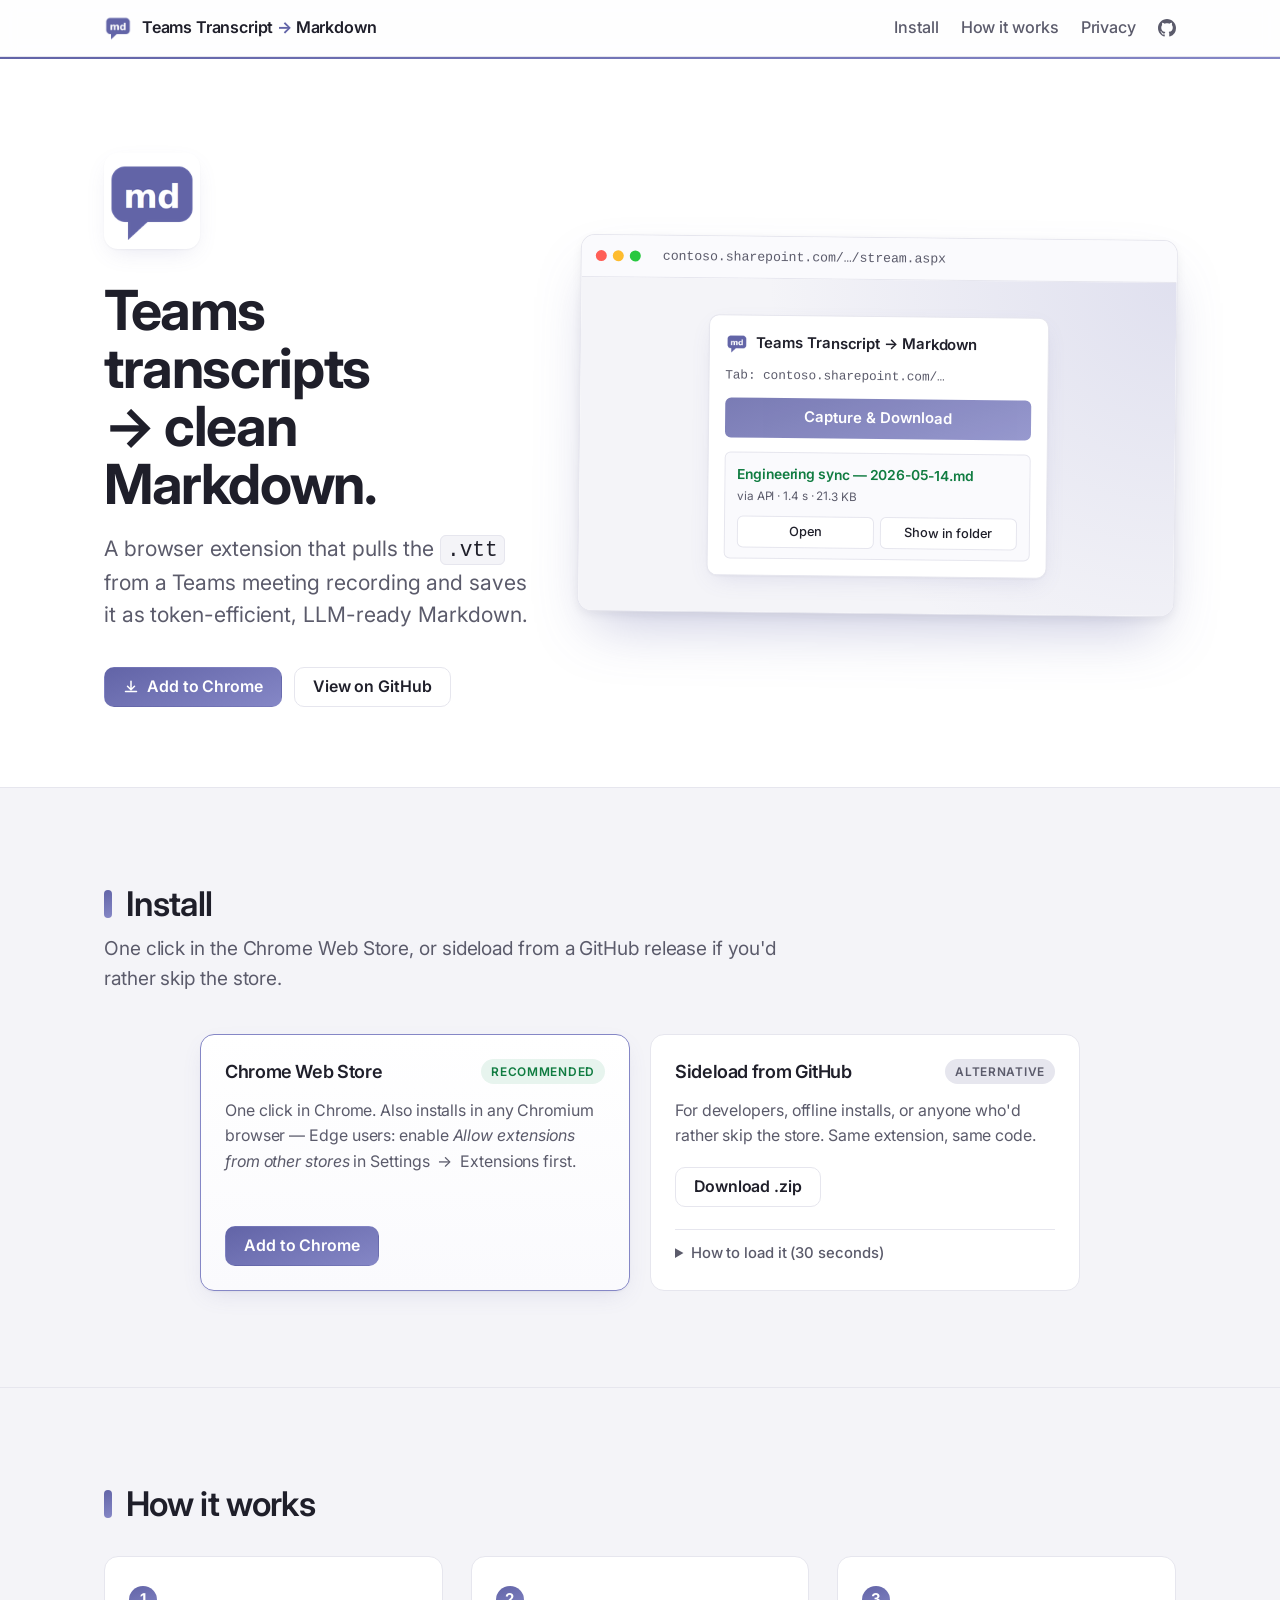
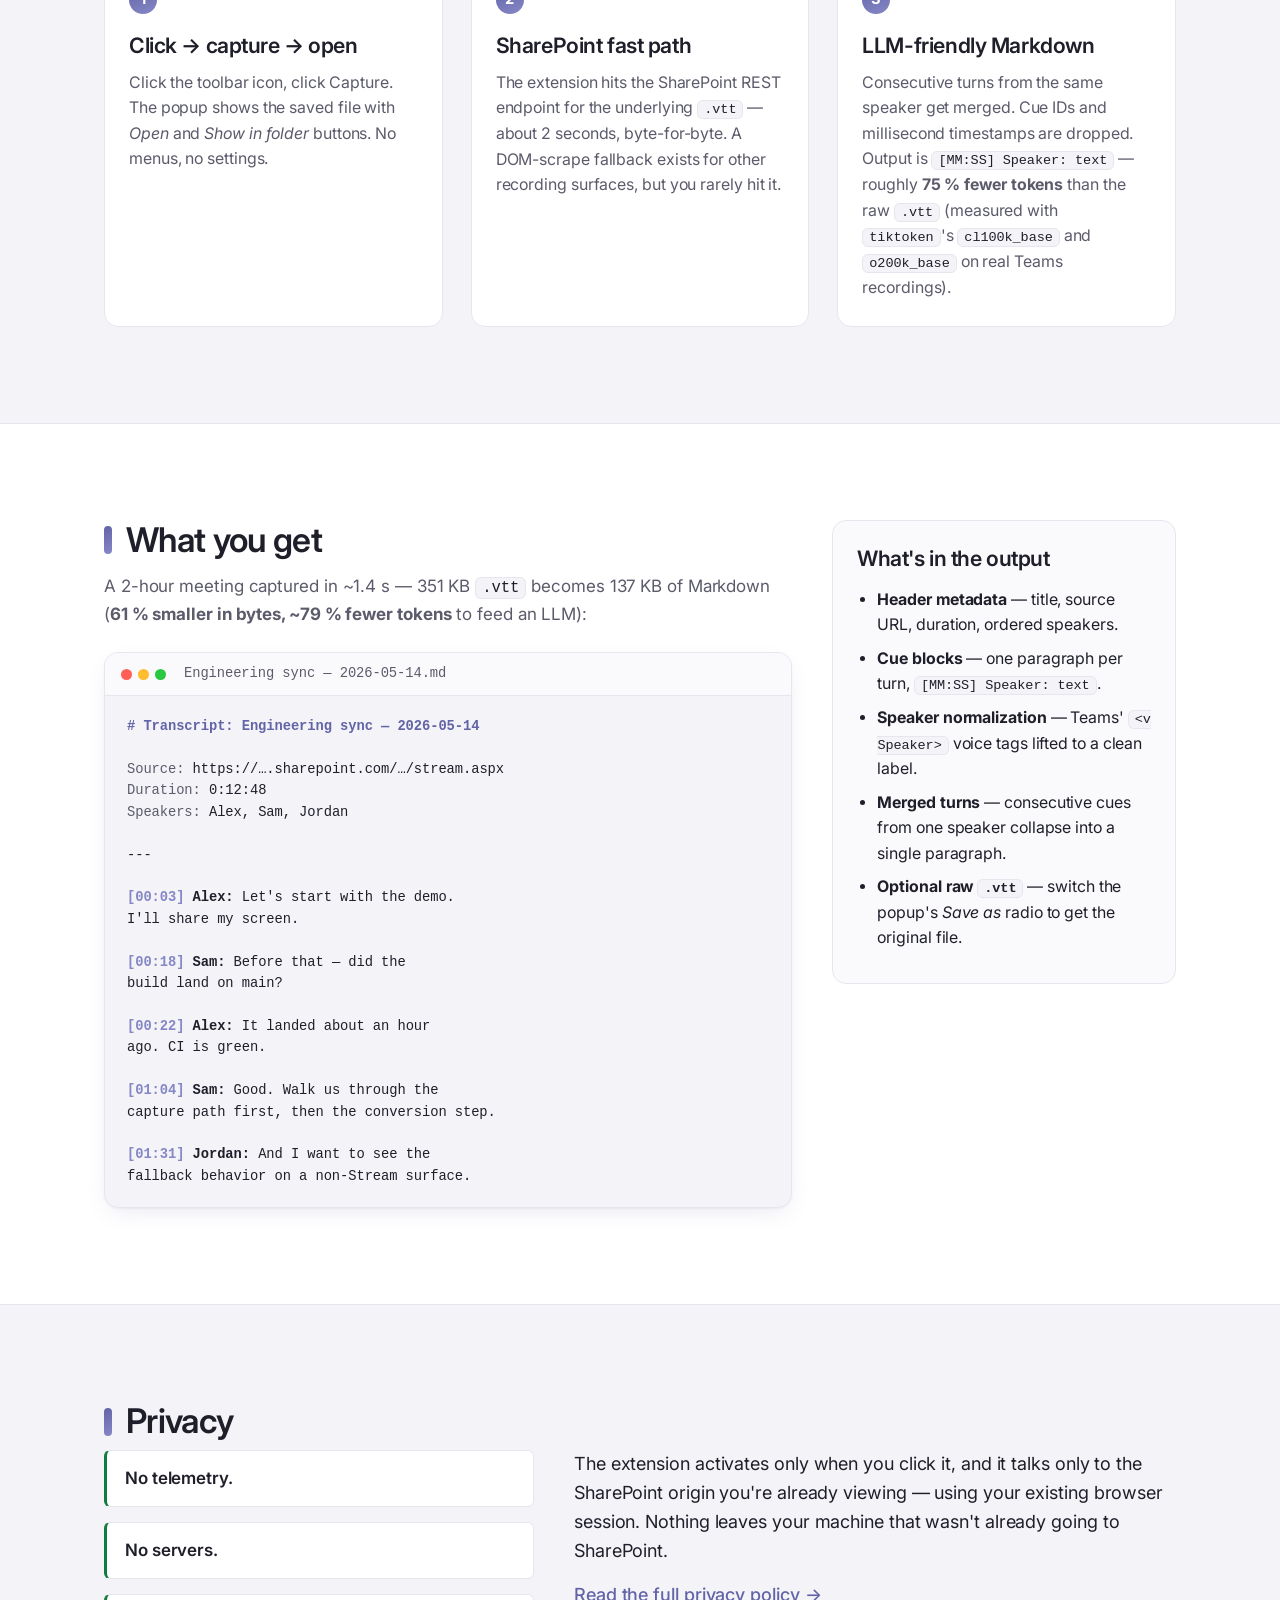
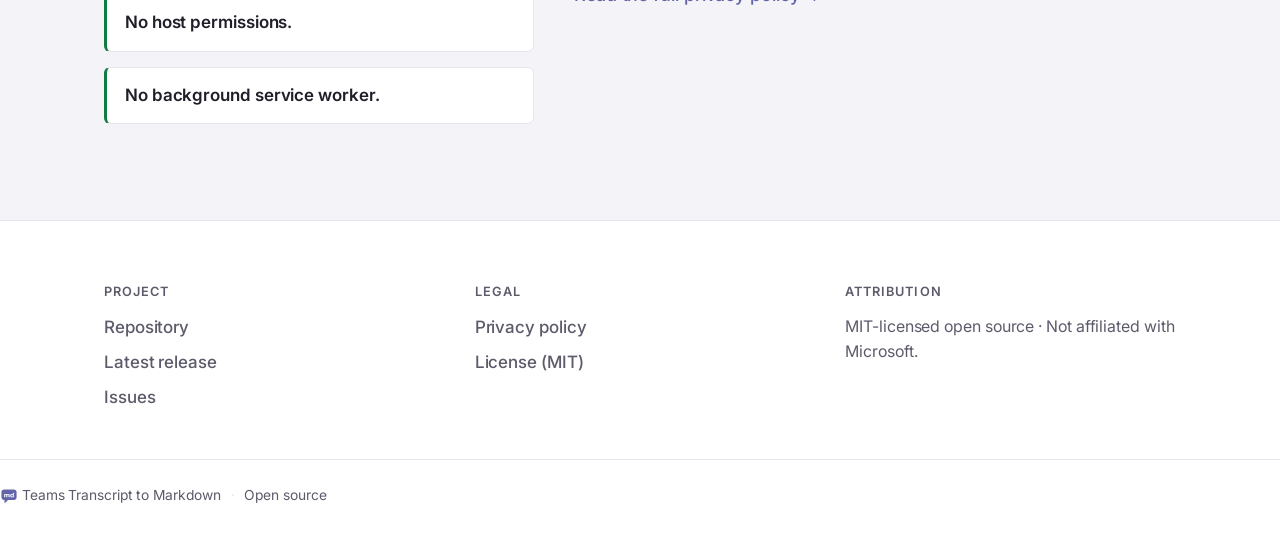
<file: index.html>
<!doctype html>
<html lang="en">
  <head>
    <meta charset="utf-8" />
    <meta name="viewport" content="width=device-width, initial-scale=1" />
    <title>Teams Transcript to Markdown — browser extension</title>
    <meta
      name="description"
      content="A browser extension that pulls the .vtt from a Microsoft Teams meeting recording and saves it as clean, LLM-friendly Markdown. No telemetry."
    />
    <link rel="icon" type="image/png" href="icons/icon-128.png" sizes="128x128" />
    <link rel="apple-touch-icon" href="icons/icon-128.png" />
    <link
      href="https://fonts.googleapis.com/css2?family=Inter:wght@400;500;600;700&display=swap"
      rel="stylesheet"
    />
    <link rel="stylesheet" href="style.css" />
    <meta property="og:title" content="Teams Transcript to Markdown" />
    <meta
      property="og:description"
      content="A browser extension that pulls the .vtt from a Teams meeting recording and saves it as clean Markdown."
    />
    <meta property="og:image" content="store-assets/promo-1280x800.png" />
    <meta property="og:type" content="website" />
  </head>
  <body>
    <header class="topbar">
      <div class="container topbar-inner">
        <a class="brand" href="#top" aria-label="Teams Transcript to Markdown — top of page">
          <img src="icons/icon-128.png" alt="" class="brand-icon" width="28" height="28" />
          <span class="brand-name">Teams Transcript <span class="brand-arrow">→</span> Markdown</span>
        </a>
        <nav class="topnav">
          <a href="#install">Install</a>
          <a href="#how">How it works</a>
          <a href="#privacy">Privacy</a>
          <a
            class="topnav-github"
            href="https://github.com/bkrabach/teams-transcript-md"
            aria-label="View source on GitHub"
          >
            <svg viewBox="0 0 16 16" width="18" height="18" aria-hidden="true">
              <path
                fill="currentColor"
                d="M8 0C3.58 0 0 3.58 0 8c0 3.54 2.29 6.53 5.47 7.59.4.07.55-.17.55-.38 0-.19-.01-.82-.01-1.49-2.01.37-2.53-.49-2.69-.94-.09-.23-.48-.94-.82-1.13-.28-.15-.68-.52-.01-.53.63-.01 1.08.58 1.23.82.72 1.21 1.87.87 2.33.66.07-.52.28-.87.51-1.07-1.78-.2-3.64-.89-3.64-3.95 0-.87.31-1.59.82-2.15-.08-.2-.36-1.02.08-2.12 0 0 .67-.21 2.2.82.64-.18 1.32-.27 2-.27.68 0 1.36.09 2 .27 1.53-1.04 2.2-.82 2.2-.82.44 1.1.16 1.92.08 2.12.51.56.82 1.27.82 2.15 0 3.07-1.87 3.75-3.65 3.95.29.25.54.73.54 1.48 0 1.07-.01 1.93-.01 2.2 0 .21.15.46.55.38A8.01 8.01 0 0016 8c0-4.42-3.58-8-8-8z"
              />
            </svg>
            <span class="visually-hidden">GitHub</span>
          </a>
        </nav>
      </div>
    </header>

    <main id="top">
      <!-- HERO -->
      <section class="hero">
        <div class="container hero-grid">
          <div class="hero-text">
            <img
              src="icons/icon-128.png"
              alt="App icon: a Teams-purple chat bubble with the letters md"
              class="hero-icon"
              width="96"
              height="96"
            />
            <h1>
              Teams transcripts<br />→ clean Markdown.
            </h1>
            <p class="tagline">
              A browser extension that pulls the
              <code>.vtt</code> from a Teams meeting recording and saves it
              as token-efficient, LLM-ready Markdown.
            </p>
            <div class="cta-row">
              <a
                class="btn btn-primary"
                href="https://chromewebstore.google.com/detail/teams-transcript-to-markd/mkkfjnjhhfnhbfcmaljelamolajalaci"
              >
                <svg viewBox="0 0 16 16" width="16" height="16" aria-hidden="true">
                  <path
                    fill="currentColor"
                    d="M8 1.5a.75.75 0 01.75.75v6.69l2.22-2.22a.75.75 0 111.06 1.06l-3.5 3.5a.75.75 0 01-1.06 0l-3.5-3.5a.75.75 0 011.06-1.06l2.22 2.22V2.25A.75.75 0 018 1.5zm-6.25 11a.75.75 0 01.75-.75h11a.75.75 0 010 1.5h-11a.75.75 0 01-.75-.75z"
                  />
                </svg>
                Add to Chrome
              </a>
              <a
                class="btn btn-secondary"
                href="https://github.com/bkrabach/teams-transcript-md"
                >View on GitHub</a
              >
            </div>
          </div>

          <!-- Stylized preview of the popup with a captured result -->
          <div class="hero-preview" aria-hidden="true">
            <div class="device">
              <div class="device-chrome">
                <span class="device-dot device-dot-red"></span>
                <span class="device-dot device-dot-yellow"></span>
                <span class="device-dot device-dot-green"></span>
                <span class="device-url">contoso.sharepoint.com/…/stream.aspx</span>
              </div>
              <div class="device-body">
                <div class="device-popup">
                  <div class="popup-header">
                    <img src="icons/icon-128.png" alt="" width="22" height="22" />
                    <strong>Teams Transcript → Markdown</strong>
                  </div>
                  <p class="popup-target">
                    <span class="muted">Tab:</span>
                    contoso.sharepoint.com/…
                  </p>
                  <button class="popup-btn-primary" type="button" tabindex="-1">
                    Capture &amp; Download
                  </button>
                  <div class="popup-result">
                    <div class="popup-result-info">
                      <span class="popup-result-filename">
                        Engineering sync — 2026-05-14.md
                      </span>
                      <span class="popup-result-meta">
                        via API · 1.4 s · 21.3 KB
                      </span>
                    </div>
                    <div class="popup-result-actions">
                      <button class="popup-btn-secondary" type="button" tabindex="-1">
                        Open
                      </button>
                      <button class="popup-btn-secondary" type="button" tabindex="-1">
                        Show in folder
                      </button>
                    </div>
                  </div>
                </div>
              </div>
            </div>
          </div>
        </div>
      </section>

      <!-- INSTALL -->
      <section id="install" class="section section-install">
        <div class="container">
          <h2><span class="section-marker" aria-hidden="true"></span> Install</h2>
          <p class="lede">
            One click in the Chrome Web Store, or sideload from a GitHub
            release if you'd rather skip the store.
          </p>
          <div class="install-grid install-grid-two">
            <article class="install-card install-card-primary">
              <header>
                <h3>Chrome Web Store</h3>
                <span class="badge badge-good">Recommended</span>
              </header>
              <p>
                One click in Chrome. Also installs in any Chromium browser —
                Edge users: enable <em>Allow extensions from other stores</em>
                in Settings &nbsp;→&nbsp; Extensions first.
              </p>
              <a
                class="btn btn-primary"
                href="https://chromewebstore.google.com/detail/teams-transcript-to-markd/mkkfjnjhhfnhbfcmaljelamolajalaci"
                >Add to Chrome</a
              >
            </article>
            <article class="install-card">
              <header>
                <h3>Sideload from GitHub</h3>
                <span class="badge badge-muted">Alternative</span>
              </header>
              <p>
                For developers, offline installs, or anyone who'd rather skip
                the store. Same extension, same code.
              </p>
              <a
                class="btn btn-secondary"
                href="https://github.com/bkrabach/teams-transcript-md/releases/latest"
                >Download .zip</a
              >
              <details class="install-howto">
                <summary>How to load it (30 seconds)</summary>
                <ol>
                  <li>Unzip somewhere stable — the folder must stay where you put it.</li>
                  <li>Open <code>chrome://extensions/</code> (or <code>edge://extensions/</code>).</li>
                  <li>Toggle <strong>Developer mode</strong> (bottom-left).</li>
                  <li>Click <strong>Load unpacked</strong> and pick the unzipped folder.</li>
                  <li>(Optional) pin it from the puzzle-piece menu in your toolbar.</li>
                </ol>
              </details>
            </article>
          </div>
        </div>
      </section>

      <!-- HOW IT WORKS -->
      <section id="how" class="section section-how">
        <div class="container">
          <h2><span class="section-marker" aria-hidden="true"></span> How it works</h2>
          <div class="feature-grid">
            <article class="feature">
              <div class="feature-step">1</div>
              <h3>Click → capture → open</h3>
              <p>
                Click the toolbar icon, click Capture. The popup shows the saved
                file with <em>Open</em> and <em>Show in folder</em> buttons. No
                menus, no settings.
              </p>
            </article>
            <article class="feature">
              <div class="feature-step">2</div>
              <h3>SharePoint fast path</h3>
              <p>
                The extension hits the SharePoint REST endpoint for the underlying
                <code>.vtt</code> — about 2 seconds, byte-for-byte. A DOM-scrape
                fallback exists for other recording surfaces, but you rarely hit it.
              </p>
            </article>
            <article class="feature">
              <div class="feature-step">3</div>
              <h3>LLM-friendly Markdown</h3>
              <p>
                Consecutive turns from the same speaker get merged. Cue IDs and
                millisecond timestamps are dropped. Output is
                <code>[MM:SS] Speaker: text</code> — roughly
                <strong>75&nbsp;% fewer tokens</strong> than the raw
                <code>.vtt</code> (measured with
                <code>tiktoken</code>'s <code>cl100k_base</code> and
                <code>o200k_base</code> on real Teams recordings).
              </p>
            </article>
          </div>
        </div>
      </section>

      <!-- SAMPLE OUTPUT -->
      <section id="sample" class="section section-sample">
        <div class="container">
          <div class="sample-grid">
            <div class="sample-main">
              <h2><span class="section-marker" aria-hidden="true"></span> What you get</h2>
              <p class="caption">
                A 2-hour meeting captured in ~1.4 s — 351 KB <code>.vtt</code>
                becomes 137 KB of Markdown
                (<strong>61&nbsp;% smaller in bytes, ~79&nbsp;% fewer tokens</strong>
                to feed an LLM):
              </p>
              <figure class="codeblock">
                <header class="codeblock-header">
                  <span class="codeblock-dot codeblock-dot-red"></span>
                  <span class="codeblock-dot codeblock-dot-yellow"></span>
                  <span class="codeblock-dot codeblock-dot-green"></span>
                  <span class="codeblock-title">Engineering sync — 2026-05-14.md</span>
                </header>
                <pre><code><span class="tok-h"># Transcript: Engineering sync — 2026-05-14</span>

<span class="tok-k">Source:</span> https://&hellip;.sharepoint.com/&hellip;/stream.aspx
<span class="tok-k">Duration:</span> 0:12:48
<span class="tok-k">Speakers:</span> Alex, Sam, Jordan

---

<span class="tok-t">[00:03]</span> <span class="tok-s">Alex:</span> Let's start with the demo.
I'll share my screen.

<span class="tok-t">[00:18]</span> <span class="tok-s">Sam:</span> Before that — did the
build land on main?

<span class="tok-t">[00:22]</span> <span class="tok-s">Alex:</span> It landed about an hour
ago. CI is green.

<span class="tok-t">[01:04]</span> <span class="tok-s">Sam:</span> Good. Walk us through the
capture path first, then the conversion step.

<span class="tok-t">[01:31]</span> <span class="tok-s">Jordan:</span> And I want to see the
fallback behavior on a non-Stream surface.</code></pre>
              </figure>
            </div>
            <aside class="sample-explainer">
              <h3>What's in the output</h3>
              <ul>
                <li>
                  <strong>Header metadata</strong> — title, source URL, duration,
                  ordered speakers.
                </li>
                <li>
                  <strong>Cue blocks</strong> — one paragraph per turn,
                  <code>[MM:SS] Speaker: text</code>.
                </li>
                <li>
                  <strong>Speaker normalization</strong> — Teams'
                  <code>&lt;v Speaker&gt;</code> voice tags lifted to a clean
                  label.
                </li>
                <li>
                  <strong>Merged turns</strong> — consecutive cues from one
                  speaker collapse into a single paragraph.
                </li>
                <li>
                  <strong>Optional raw <code>.vtt</code></strong> — switch the
                  popup's <em>Save as</em> radio to get the original file.
                </li>
              </ul>
            </aside>
          </div>
        </div>
      </section>

      <!-- PRIVACY -->
      <section id="privacy" class="section section-privacy">
        <div class="container">
          <h2><span class="section-marker" aria-hidden="true"></span> Privacy</h2>
          <div class="privacy-grid">
            <ul class="privacy-noes" aria-label="What the extension doesn't do">
              <li>No telemetry.</li>
              <li>No servers.</li>
              <li>No host permissions.</li>
              <li>No background service worker.</li>
            </ul>
            <div class="privacy-prose">
              <p>
                The extension activates only when you click it, and it talks only
                to the SharePoint origin you're already viewing — using your
                existing browser session. Nothing leaves your machine that wasn't
                already going to SharePoint.
              </p>
              <p>
                <a class="link-arrow" href="privacy/">Read the full privacy policy →</a>
              </p>
            </div>
          </div>
        </div>
      </section>
    </main>

    <footer class="footer">
      <div class="container footer-grid">
        <div class="footer-col">
          <h4>Project</h4>
          <ul>
            <li><a href="https://github.com/bkrabach/teams-transcript-md">Repository</a></li>
            <li>
              <a href="https://github.com/bkrabach/teams-transcript-md/releases/latest"
                >Latest release</a
              >
            </li>
            <li>
              <a href="https://github.com/bkrabach/teams-transcript-md/issues">Issues</a>
            </li>
          </ul>
        </div>
        <div class="footer-col">
          <h4>Legal</h4>
          <ul>
            <li><a href="privacy/">Privacy policy</a></li>
            <li>
              <a
                href="https://github.com/bkrabach/teams-transcript-md/blob/main/LICENSE"
                >License (MIT)</a
              >
            </li>
          </ul>
        </div>
        <div class="footer-col footer-attribution">
          <h4>Attribution</h4>
          <p>
            MIT-licensed open source ·
            <em>Not affiliated with Microsoft.</em>
          </p>
        </div>
      </div>
      <div class="footer-bottom">
        <span>
          <img src="icons/icon-128.png" alt="" width="18" height="18" />
          Teams Transcript to Markdown
        </span>
        <span class="footer-bottom-spacer">·</span>
        <span>Open source</span>
      </div>
    </footer>
  </body>
</html>
</file>
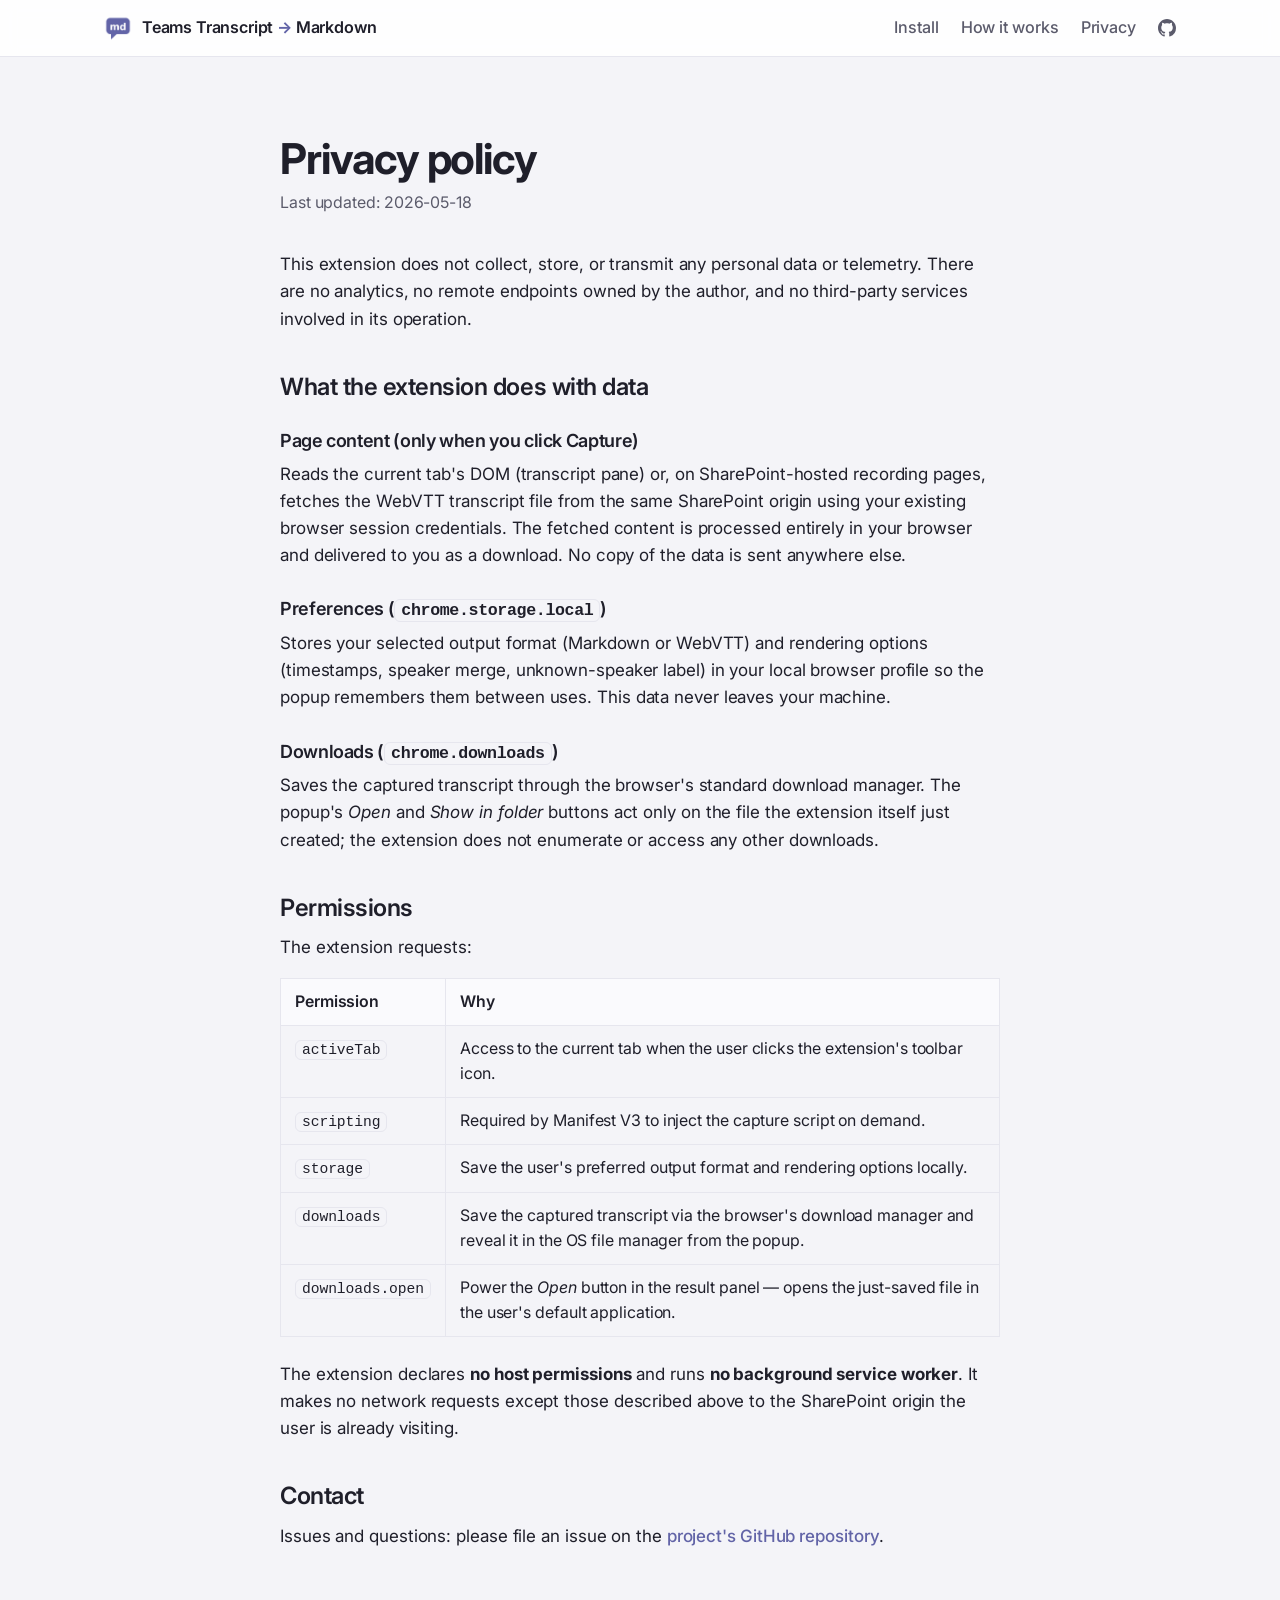
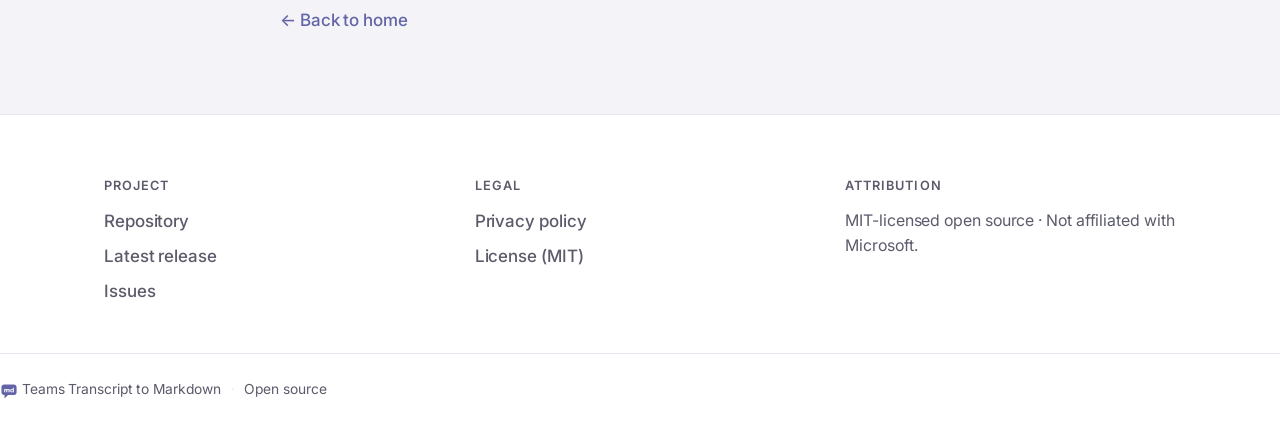
<file: privacy/index.html>
<!doctype html>
<html lang="en">
  <head>
    <meta charset="utf-8" />
    <meta name="viewport" content="width=device-width, initial-scale=1" />
    <title>Privacy policy — Teams Transcript to Markdown</title>
    <meta
      name="description"
      content="Privacy policy for the Teams Transcript to Markdown browser extension. No telemetry, no servers, no third parties."
    />
    <link rel="icon" type="image/png" href="../icons/icon-128.png" sizes="128x128" />
    <link
      href="https://fonts.googleapis.com/css2?family=Inter:wght@400;500;600;700&display=swap"
      rel="stylesheet"
    />
    <link rel="stylesheet" href="../style.css" />
  </head>
  <body>
    <header class="topbar">
      <div class="container topbar-inner">
        <a class="brand" href="../" aria-label="Teams Transcript to Markdown — back to home">
          <img src="../icons/icon-128.png" alt="" class="brand-icon" width="28" height="28" />
          <span class="brand-name">Teams Transcript <span class="brand-arrow">→</span> Markdown</span>
        </a>
        <nav class="topnav">
          <a href="../#install">Install</a>
          <a href="../#how">How it works</a>
          <a href="../#privacy">Privacy</a>
          <a
            class="topnav-github"
            href="https://github.com/bkrabach/teams-transcript-md"
            aria-label="View source on GitHub"
          >
            <svg viewBox="0 0 16 16" width="18" height="18" aria-hidden="true">
              <path
                fill="currentColor"
                d="M8 0C3.58 0 0 3.58 0 8c0 3.54 2.29 6.53 5.47 7.59.4.07.55-.17.55-.38 0-.19-.01-.82-.01-1.49-2.01.37-2.53-.49-2.69-.94-.09-.23-.48-.94-.82-1.13-.28-.15-.68-.52-.01-.53.63-.01 1.08.58 1.23.82.72 1.21 1.87.87 2.33.66.07-.52.28-.87.51-1.07-1.78-.2-3.64-.89-3.64-3.95 0-.87.31-1.59.82-2.15-.08-.2-.36-1.02.08-2.12 0 0 .67-.21 2.2.82.64-.18 1.32-.27 2-.27.68 0 1.36.09 2 .27 1.53-1.04 2.2-.82 2.2-.82.44 1.1.16 1.92.08 2.12.51.56.82 1.27.82 2.15 0 3.07-1.87 3.75-3.65 3.95.29.25.54.73.54 1.48 0 1.07-.01 1.93-.01 2.2 0 .21.15.46.55.38A8.01 8.01 0 0016 8c0-4.42-3.58-8-8-8z"
              />
            </svg>
            <span class="visually-hidden">GitHub</span>
          </a>
        </nav>
      </div>
    </header>

    <main class="container">
      <article class="prose">
        <h1>Privacy policy</h1>
        <p class="meta">Last updated: 2026-05-18</p>

        <p>
          This extension does not collect, store, or transmit any personal
          data or telemetry. There are no analytics, no remote endpoints
          owned by the author, and no third-party services involved in its
          operation.
        </p>

        <h2>What the extension does with data</h2>

        <h3>Page content (only when you click Capture)</h3>
        <p>
          Reads the current tab's DOM (transcript pane) or, on
          SharePoint-hosted recording pages, fetches the WebVTT transcript
          file from the same SharePoint origin using your existing browser
          session credentials. The fetched content is processed entirely
          in your browser and delivered to you as a download. No copy of
          the data is sent anywhere else.
        </p>

        <h3>Preferences (<code>chrome.storage.local</code>)</h3>
        <p>
          Stores your selected output format (Markdown or WebVTT) and
          rendering options (timestamps, speaker merge, unknown-speaker
          label) in your local browser profile so the popup remembers them
          between uses. This data never leaves your machine.
        </p>

        <h3>Downloads (<code>chrome.downloads</code>)</h3>
        <p>
          Saves the captured transcript through the browser's standard
          download manager. The popup's <em>Open</em> and
          <em>Show in folder</em> buttons act only on the file the
          extension itself just created; the extension does not enumerate
          or access any other downloads.
        </p>

        <h2>Permissions</h2>

        <p>The extension requests:</p>

        <table>
          <thead>
            <tr>
              <th>Permission</th>
              <th>Why</th>
            </tr>
          </thead>
          <tbody>
            <tr>
              <td><code>activeTab</code></td>
              <td>
                Access to the current tab when the user clicks the extension's
                toolbar icon.
              </td>
            </tr>
            <tr>
              <td><code>scripting</code></td>
              <td>
                Required by Manifest V3 to inject the capture script on demand.
              </td>
            </tr>
            <tr>
              <td><code>storage</code></td>
              <td>
                Save the user's preferred output format and rendering options
                locally.
              </td>
            </tr>
            <tr>
              <td><code>downloads</code></td>
              <td>
                Save the captured transcript via the browser's download manager
                and reveal it in the OS file manager from the popup.
              </td>
            </tr>
            <tr>
              <td><code>downloads.open</code></td>
              <td>
                Power the <em>Open</em> button in the result panel — opens the
                just-saved file in the user's default application.
              </td>
            </tr>
          </tbody>
        </table>

        <p>
          The extension declares <strong>no host permissions</strong> and
          runs <strong>no background service worker</strong>. It makes no
          network requests except those described above to the SharePoint
          origin the user is already visiting.
        </p>

        <h2>Contact</h2>

        <p>
          Issues and questions: please file an issue on the
          <a href="https://github.com/bkrabach/teams-transcript-md/issues"
            >project's GitHub repository</a
          >.
        </p>

        <a class="back link-arrow" href="../">← Back to home</a>
      </article>
    </main>

    <footer class="footer">
      <div class="container footer-grid">
        <div class="footer-col">
          <h4>Project</h4>
          <ul>
            <li><a href="https://github.com/bkrabach/teams-transcript-md">Repository</a></li>
            <li>
              <a href="https://github.com/bkrabach/teams-transcript-md/releases/latest"
                >Latest release</a
              >
            </li>
            <li>
              <a href="https://github.com/bkrabach/teams-transcript-md/issues">Issues</a>
            </li>
          </ul>
        </div>
        <div class="footer-col">
          <h4>Legal</h4>
          <ul>
            <li><a href="./">Privacy policy</a></li>
            <li>
              <a
                href="https://github.com/bkrabach/teams-transcript-md/blob/main/LICENSE"
                >License (MIT)</a
              >
            </li>
          </ul>
        </div>
        <div class="footer-col footer-attribution">
          <h4>Attribution</h4>
          <p>
            MIT-licensed open source ·
            <em>Not affiliated with Microsoft.</em>
          </p>
        </div>
      </div>
      <div class="footer-bottom">
        <span>
          <img src="../icons/icon-128.png" alt="" width="18" height="18" />
          Teams Transcript to Markdown
        </span>
        <span class="footer-bottom-spacer">·</span>
        <span>Open source</span>
      </div>
    </footer>
  </body>
</html>
</file>
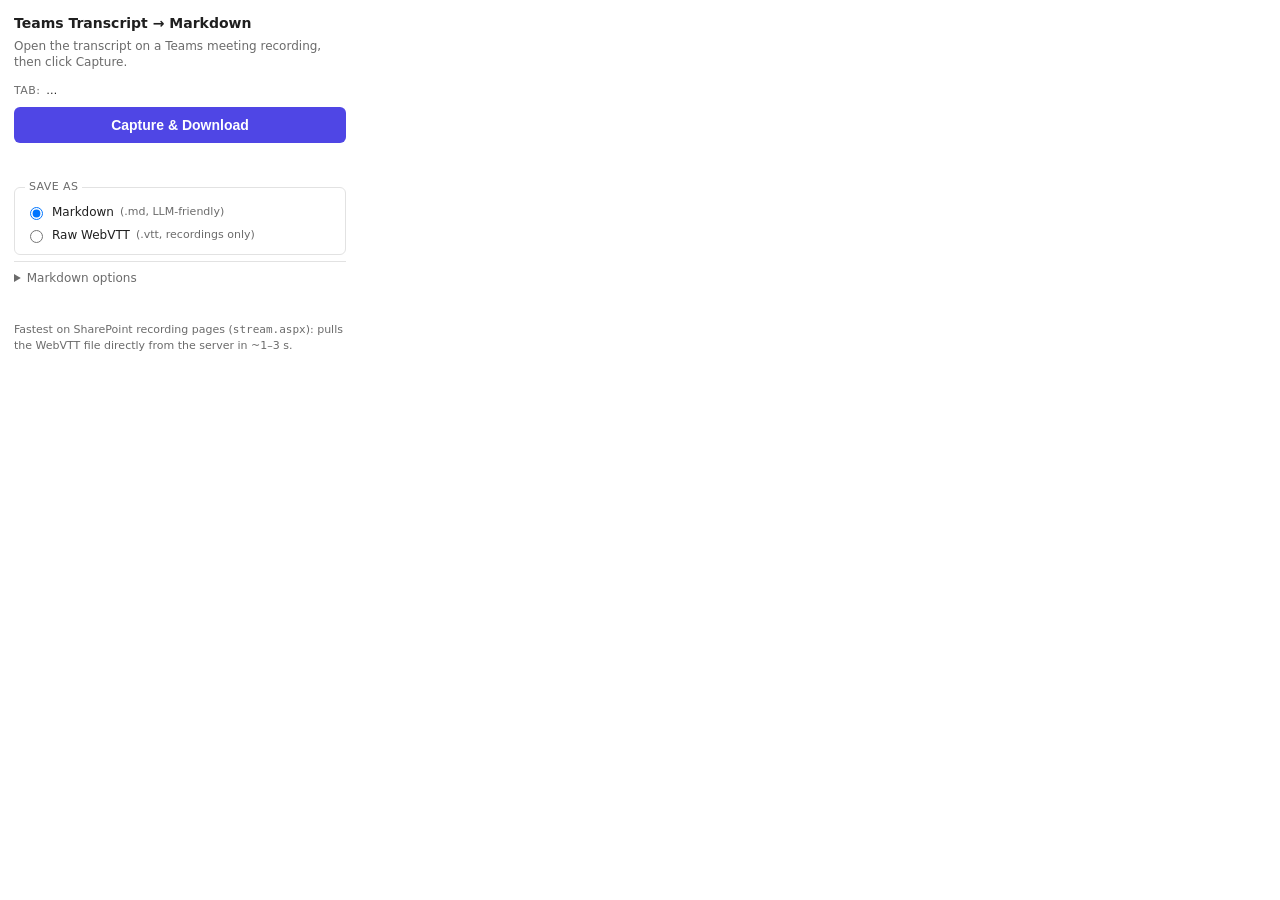
<file: popup.html>
<!doctype html>
<html lang="en">
  <head>
    <meta charset="utf-8" />
    <title>Teams Transcript → Markdown</title>
    <link rel="stylesheet" href="popup.css" />
  </head>
  <body>
    <header>
      <h1>Teams Transcript → Markdown</h1>
      <p class="hint">
        Open the transcript on a Teams meeting recording, then click
        Capture.
      </p>
    </header>

    <main>
      <div class="target" id="target">
        <span class="target-label">Tab:</span>
        <span class="target-url" id="target-url">…</span>
      </div>

      <button id="capture" class="primary">Capture &amp; Download</button>
      <div id="status" role="status" aria-live="polite"></div>

      <section
        id="result"
        class="result hidden"
        role="region"
        aria-label="Last download"
      >
        <div class="result-info">
          <span class="result-filename" id="result-filename"></span>
          <span class="result-meta" id="result-meta"></span>
        </div>
        <div class="result-actions">
          <button id="open-file" class="secondary" type="button">Open</button>
          <button id="show-folder" class="secondary" type="button">
            Show in folder
          </button>
        </div>
      </section>

      <fieldset class="format">
        <legend>Save as</legend>
        <label>
          <input type="radio" name="fmt" value="md" checked />
          Markdown <span class="muted">(.md, LLM-friendly)</span>
        </label>
        <label>
          <input type="radio" name="fmt" value="vtt" />
          Raw WebVTT <span class="muted">(.vtt, recordings only)</span>
        </label>
      </fieldset>

      <details>
        <summary>Markdown options</summary>
        <label>
          <input id="opt-timestamps" type="checkbox" checked />
          Include <code>[MM:SS]</code> timestamps
        </label>
        <label>
          <input id="opt-merge" type="checkbox" checked />
          Merge consecutive same-speaker entries
        </label>
        <label>
          Label for unnamed speakers
          <input id="opt-unknown" type="text" value="Unknown" maxlength="40" />
        </label>
      </details>

      <p id="saved-hint" class="saved-hint fade" aria-live="polite"></p>
    </main>

    <footer>
      <p class="muted">
        Fastest on SharePoint recording pages
        (<code>stream.aspx</code>): pulls the WebVTT file directly
        from the server in ~1–3 s.
      </p>
    </footer>

    <script type="module" src="popup.js"></script>
  </body>
</html>
</file>
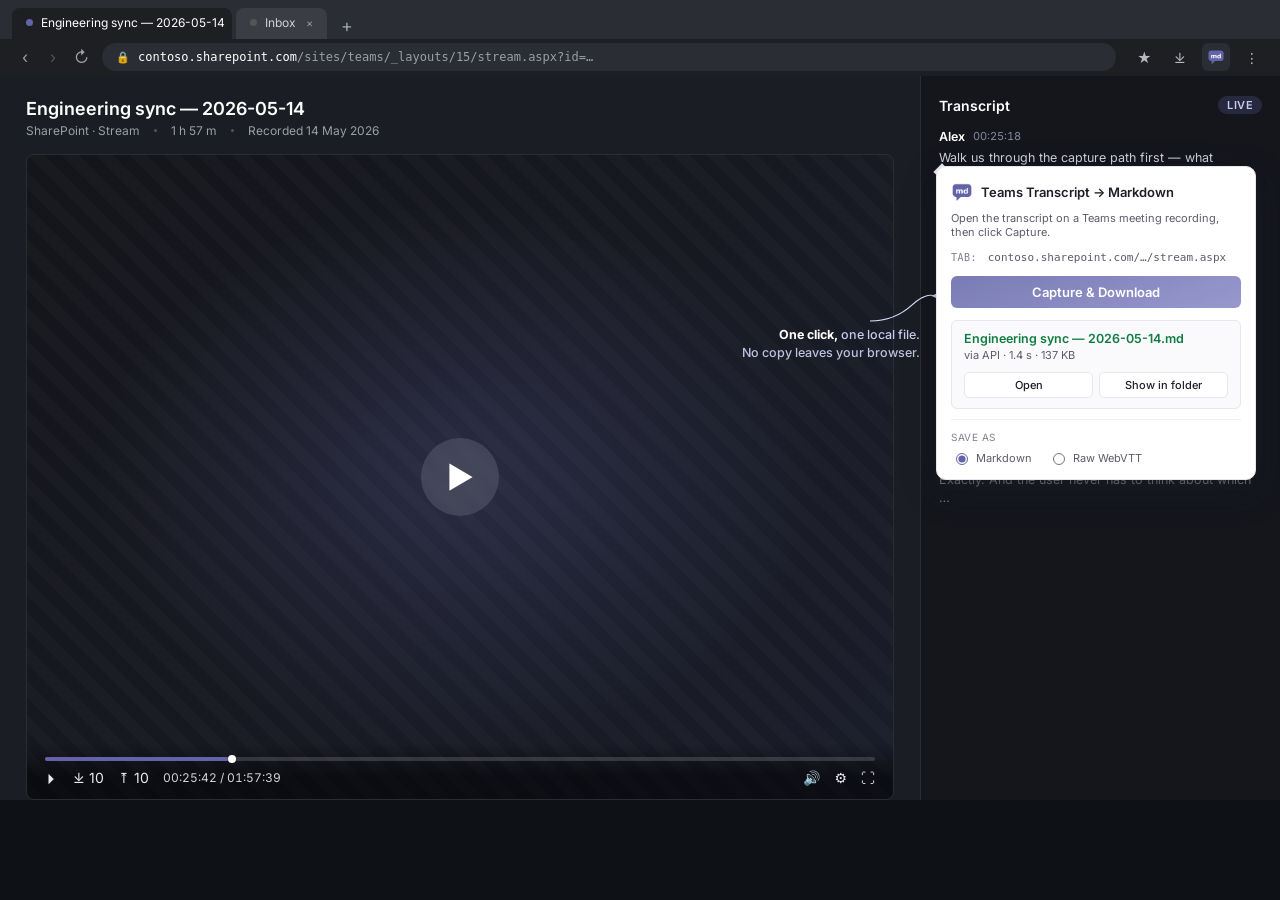
<file: store-assets/screenshot-popup.html>
<!doctype html>
<html lang="en">
  <head>
    <meta charset="utf-8" />
    <title>Screenshot mock — Teams Transcript to Markdown</title>
    <link
      href="https://fonts.googleapis.com/css2?family=Inter:wght@400;500;600;700&family=Segoe+UI&display=swap"
      rel="stylesheet"
    />
    <style>
      /* ====================================================================
         Fabricated Chrome Web Store / Edge Add-ons screenshot.
         Rendered headlessly at viewport 1280x800.
         Composes: browser chrome -> Stream-like page -> extension popup
         overlay with a captured result.
         No real names, no real meeting content.
         ==================================================================== */

      * {
        box-sizing: border-box;
      }
      html,
      body {
        margin: 0;
        padding: 0;
        width: 1280px;
        height: 800px;
        font-family: "Segoe UI", "Inter", system-ui, sans-serif;
        background: #0e1116;
        color: #f3f4f6;
        overflow: hidden;
      }

      /* ----- Browser chrome ------------------------------------------------ */
      .chrome {
        height: 76px;
        background: #2a2d34;
        border-bottom: 1px solid #1c1e22;
        display: flex;
        flex-direction: column;
        position: relative;
      }
      .chrome-tabs {
        flex: 1;
        display: flex;
        align-items: flex-end;
        padding: 8px 12px 0;
        gap: 4px;
      }
      .tab {
        background: #3a3d44;
        color: #cfd2d8;
        padding: 7px 14px 9px;
        border-radius: 8px 8px 0 0;
        font-size: 12px;
        display: inline-flex;
        align-items: center;
        gap: 8px;
        max-width: 220px;
        overflow: hidden;
        white-space: nowrap;
        text-overflow: ellipsis;
      }
      .tab.active {
        background: #1e1f23;
        color: #fff;
      }
      .tab .dot {
        width: 7px;
        height: 7px;
        border-radius: 50%;
        background: #6264a7;
        flex-shrink: 0;
      }
      .tab .close {
        opacity: 0.6;
        font-size: 11px;
        margin-left: 2px;
      }
      .new-tab {
        color: #9aa0a6;
        padding: 4px 10px;
        font-size: 18px;
        line-height: 1;
      }

      .chrome-url-row {
        background: #1e1f23;
        height: 40px;
        padding: 0 14px;
        display: flex;
        align-items: center;
        gap: 10px;
      }
      .nav-btns {
        display: inline-flex;
        align-items: center;
        gap: 6px;
        color: #b6b8bd;
        font-size: 16px;
      }
      .nav-btn {
        width: 22px;
        height: 22px;
        display: inline-flex;
        align-items: center;
        justify-content: center;
        opacity: 0.85;
      }
      .nav-btn.disabled {
        opacity: 0.35;
      }
      .url-bar {
        flex: 1;
        background: #2a2d34;
        border-radius: 14px;
        height: 28px;
        padding: 0 14px;
        display: flex;
        align-items: center;
        gap: 8px;
        font-size: 12px;
        color: #e8eaed;
      }
      .url-bar .lock {
        font-size: 11px;
        color: #80c995;
      }
      .url-bar .url {
        font-family: ui-monospace, "SF Mono", "Consolas", monospace;
      }
      .url-bar .url .host {
        color: #fff;
        font-weight: 500;
      }
      .url-bar .url .path {
        color: #9aa0a6;
      }
      .toolbar-icons {
        display: inline-flex;
        align-items: center;
        gap: 8px;
        margin-left: 4px;
      }
      .toolbar-icon {
        width: 28px;
        height: 28px;
        display: inline-flex;
        align-items: center;
        justify-content: center;
        border-radius: 6px;
        color: #b6b8bd;
        font-size: 14px;
      }
      .toolbar-icon.ext-anchor {
        position: relative;
        background: #2a2d34;
      }
      .toolbar-icon.ext-anchor img {
        width: 18px;
        height: 18px;
        border-radius: 4px;
      }

      /* ----- Page content (Stream-like backdrop) -------------------------- */
      .page {
        height: calc(800px - 76px);
        background: #1a1d23;
        position: relative;
        display: grid;
        grid-template-columns: 1fr 360px;
      }
      .player-col {
        padding: 22px 26px 0;
        display: flex;
        flex-direction: column;
        gap: 16px;
      }
      .meeting-head h2 {
        font-size: 18px;
        margin: 0 0 4px;
        font-weight: 600;
        color: #fff;
      }
      .meeting-head .meta {
        font-size: 12px;
        color: #9aa0a6;
        display: flex;
        gap: 14px;
        align-items: center;
      }
      .meeting-head .meta .dot {
        width: 3px;
        height: 3px;
        background: #555;
        border-radius: 50%;
        display: inline-block;
      }
      .video {
        flex: 1;
        background:
          radial-gradient(
            ellipse at center,
            rgba(98, 100, 167, 0.25) 0%,
            rgba(98, 100, 167, 0) 60%
          ),
          linear-gradient(135deg, #14151a 0%, #1a1d2a 100%);
        border-radius: 8px;
        position: relative;
        overflow: hidden;
        border: 1px solid #2a2d34;
      }
      .video::before {
        content: "";
        position: absolute;
        inset: 0;
        background: repeating-linear-gradient(
          45deg,
          rgba(255, 255, 255, 0.02) 0,
          rgba(255, 255, 255, 0.02) 12px,
          transparent 12px,
          transparent 24px
        );
      }
      .play-button {
        position: absolute;
        top: 50%;
        left: 50%;
        transform: translate(-50%, -50%);
        width: 78px;
        height: 78px;
        border-radius: 50%;
        background: rgba(255, 255, 255, 0.12);
        backdrop-filter: blur(6px);
        display: flex;
        align-items: center;
        justify-content: center;
        font-size: 30px;
        color: #fff;
      }
      .player-controls {
        position: absolute;
        left: 0;
        right: 0;
        bottom: 0;
        height: 56px;
        background: linear-gradient(180deg, transparent 0%, rgba(0, 0, 0, 0.55) 60%);
        padding: 14px 18px 12px;
        display: flex;
        flex-direction: column;
        gap: 8px;
      }
      .progress {
        height: 4px;
        background: rgba(255, 255, 255, 0.15);
        border-radius: 2px;
        position: relative;
      }
      .progress::before {
        content: "";
        position: absolute;
        left: 0;
        top: 0;
        bottom: 0;
        width: 22%;
        background: #6264a7;
        border-radius: 2px;
      }
      .progress::after {
        content: "";
        position: absolute;
        left: 22%;
        top: -2px;
        width: 8px;
        height: 8px;
        background: #fff;
        border-radius: 50%;
      }
      .control-row {
        display: flex;
        align-items: center;
        gap: 14px;
        font-size: 12px;
        color: #e8eaed;
      }
      .control-row .glyph {
        font-size: 14px;
      }
      .control-row .time {
        color: #cfd2d8;
        font-variant-numeric: tabular-nums;
      }

      /* ----- Transcript side panel ---------------------------------------- */
      .transcript-col {
        background: #14161c;
        border-left: 1px solid #2a2d34;
        padding: 20px 18px;
        overflow: hidden;
      }
      .transcript-head {
        display: flex;
        align-items: center;
        justify-content: space-between;
        margin-bottom: 14px;
      }
      .transcript-head h3 {
        margin: 0;
        font-size: 14px;
        font-weight: 600;
        color: #fff;
      }
      .transcript-head .pill {
        background: rgba(98, 100, 167, 0.25);
        color: #c8caee;
        padding: 2px 9px;
        border-radius: 999px;
        font-size: 11px;
        font-weight: 600;
        letter-spacing: 0.04em;
        text-transform: uppercase;
      }
      .transcript {
        display: flex;
        flex-direction: column;
        gap: 14px;
      }
      .cue {
        font-size: 12.5px;
        color: #cfd2d8;
        line-height: 1.45;
      }
      .cue .meta-row {
        display: flex;
        align-items: center;
        gap: 8px;
        margin-bottom: 3px;
      }
      .cue .speaker {
        color: #fff;
        font-weight: 600;
      }
      .cue .ts {
        color: #8589a3;
        font-variant-numeric: tabular-nums;
        font-size: 11px;
      }

      /* ----- Extension popup overlay -------------------------------------- */
      .popup-arrow {
        position: absolute;
        top: 90px;
        right: 332px;
        width: 12px;
        height: 12px;
        background: #fff;
        transform: rotate(45deg);
        z-index: 10;
        border-top: 1px solid #e6e6ee;
        border-left: 1px solid #e6e6ee;
      }
      .popup {
        position: absolute;
        top: 90px;
        right: 24px;
        width: 320px;
        background: #fff;
        color: #1f1f2a;
        border: 1px solid #e6e6ee;
        border-radius: 10px;
        box-shadow:
          0 12px 32px rgba(31, 31, 42, 0.35),
          0 4px 12px rgba(31, 31, 42, 0.2);
        font-family: "Inter", "Segoe UI", system-ui, sans-serif;
        padding: 14px;
        z-index: 11;
      }
      .popup-h {
        display: flex;
        align-items: center;
        gap: 8px;
        margin-bottom: 8px;
      }
      .popup-h img {
        width: 22px;
        height: 22px;
        border-radius: 4px;
      }
      .popup-h .title {
        font-size: 13px;
        font-weight: 600;
        color: #1f1f2a;
      }
      .popup-hint {
        font-size: 11px;
        color: #5b5b6b;
        margin: 0 0 12px;
      }
      .popup-target {
        font-size: 11px;
        color: #5b5b6b;
        margin: 0 0 12px;
        font-family: ui-monospace, "Consolas", monospace;
      }
      .popup-target .label {
        text-transform: uppercase;
        letter-spacing: 0.05em;
        font-size: 10px;
        margin-right: 4px;
        color: #80808e;
      }
      .popup-btn {
        width: 100%;
        padding: 8px 12px;
        background: linear-gradient(160deg, #6264a7 0%, #8587c6 100%);
        color: #fff;
        border: none;
        border-radius: 6px;
        font: 600 13px "Inter", "Segoe UI", system-ui, sans-serif;
        cursor: default;
        margin-bottom: 12px;
        opacity: 0.85;
      }
      .result {
        border: 1px solid #e6e6ee;
        border-radius: 6px;
        padding: 10px 12px;
        background: #fafafd;
      }
      .result-info {
        display: flex;
        flex-direction: column;
        gap: 2px;
        margin-bottom: 10px;
      }
      .result-filename {
        font-weight: 600;
        font-size: 12.5px;
        color: #107c41;
        overflow: hidden;
        text-overflow: ellipsis;
        white-space: nowrap;
      }
      .result-meta {
        font-size: 11px;
        color: #5b5b6b;
      }
      .result-actions {
        display: flex;
        gap: 6px;
      }
      .result-btn {
        flex: 1;
        padding: 5px 8px;
        background: #fff;
        color: #1f1f2a;
        border: 1px solid #e6e6ee;
        border-radius: 5px;
        font: 500 11px "Inter", "Segoe UI", system-ui, sans-serif;
        cursor: default;
      }
      .popup-fmt {
        margin-top: 10px;
        padding-top: 10px;
        border-top: 1px solid #f0f0f5;
        font-size: 11px;
        color: #5b5b6b;
      }
      .popup-fmt-label {
        text-transform: uppercase;
        letter-spacing: 0.05em;
        font-size: 10px;
        color: #80808e;
      }
      .popup-fmt-row {
        display: flex;
        gap: 16px;
        margin-top: 6px;
      }
      .popup-fmt-row label {
        display: inline-flex;
        align-items: center;
        gap: 5px;
      }
      .popup-fmt-row input {
        accent-color: #6264a7;
        width: 12px;
        height: 12px;
      }

      /* ----- Annotation arrow + label ------------------------------------- */
      .anno {
        position: absolute;
        right: 360px;
        top: 250px;
        max-width: 220px;
        z-index: 5;
        color: #c8caee;
        font-size: 12.5px;
        font-weight: 500;
        text-align: right;
        line-height: 1.4;
      }
      .anno strong {
        color: #fff;
        font-weight: 700;
      }
      .anno-arrow {
        position: absolute;
        right: 340px;
        top: 220px;
        width: 70px;
        height: 30px;
        z-index: 4;
      }
      .anno-arrow svg {
        width: 100%;
        height: 100%;
        overflow: visible;
      }
    </style>
  </head>
  <body>
    <!-- Browser chrome -->
    <div class="chrome">
      <div class="chrome-tabs">
        <div class="tab active">
          <span class="dot"></span>
          <span>Engineering sync — 2026-05-14</span>
          <span class="close">×</span>
        </div>
        <div class="tab">
          <span class="dot" style="background: #555"></span>
          <span>Inbox</span>
          <span class="close">×</span>
        </div>
        <div class="new-tab">+</div>
      </div>
      <div class="chrome-url-row">
        <div class="nav-btns">
          <span class="nav-btn">‹</span>
          <span class="nav-btn disabled">›</span>
          <span class="nav-btn">↻</span>
        </div>
        <div class="url-bar">
          <span class="lock">🔒</span>
          <span class="url"
            ><span class="host">contoso.sharepoint.com</span><span class="path"
              >/sites/teams/_layouts/15/stream.aspx?id=…</span
            ></span
          >
        </div>
        <div class="toolbar-icons">
          <span class="toolbar-icon">★</span>
          <span class="toolbar-icon">⤓</span>
          <span class="toolbar-icon ext-anchor"
            ><img src="../icons/icon-128.png" alt="" /></span
          >
          <span class="toolbar-icon">⋮</span>
        </div>
      </div>
    </div>

    <!-- Page content (Stream-like backdrop) -->
    <div class="page">
      <div class="player-col">
        <div class="meeting-head">
          <h2>Engineering sync — 2026-05-14</h2>
          <div class="meta">
            <span>SharePoint · Stream</span>
            <span class="dot"></span>
            <span>1 h 57 m</span>
            <span class="dot"></span>
            <span>Recorded 14 May 2026</span>
          </div>
        </div>
        <div class="video">
          <div class="play-button">▶</div>
          <div class="player-controls">
            <div class="progress"></div>
            <div class="control-row">
              <span class="glyph">⏵</span>
              <span class="glyph">⤓ 10</span>
              <span class="glyph">⤒ 10</span>
              <span class="time">00:25:42 / 01:57:39</span>
              <span style="flex: 1"></span>
              <span class="glyph">🔊</span>
              <span class="glyph">⚙</span>
              <span class="glyph">⛶</span>
            </div>
          </div>
        </div>
      </div>

      <div class="transcript-col">
        <div class="transcript-head">
          <h3>Transcript</h3>
          <span class="pill">Live</span>
        </div>
        <div class="transcript">
          <div class="cue">
            <div class="meta-row">
              <span class="speaker">Alex</span>
              <span class="ts">00:25:18</span>
            </div>
            <div>
              Walk us through the capture path first — what happens the
              moment the toolbar icon gets clicked?
            </div>
          </div>
          <div class="cue">
            <div class="meta-row">
              <span class="speaker">Sam</span>
              <span class="ts">00:25:34</span>
            </div>
            <div>
              The popup queries the active tab, scans inline script tags
              for the SharePoint drive and item IDs, then hits the REST
              endpoint for the underlying .vtt.
            </div>
          </div>
          <div class="cue">
            <div class="meta-row">
              <span class="speaker">Jordan</span>
              <span class="ts">00:25:58</span>
            </div>
            <div>
              Two HTTP calls and we have the file. The popup parses it
              into Markdown locally and saves through chrome.downloads.
            </div>
          </div>
          <div class="cue">
            <div class="meta-row">
              <span class="speaker">Alex</span>
              <span class="ts">00:26:21</span>
            </div>
            <div>
              And on surfaces that don't expose the API, the DOM scrape
              kicks in — same Markdown, just slower.
            </div>
          </div>
          <div class="cue" style="opacity: 0.55">
            <div class="meta-row">
              <span class="speaker">Sam</span>
              <span class="ts">00:26:47</span>
            </div>
            <div>Exactly. And the user never has to think about which …</div>
          </div>
        </div>
      </div>

      <!-- Annotation pointing at the popup -->
      <div class="anno-arrow">
        <svg viewBox="0 0 100 60" preserveAspectRatio="none">
          <defs>
            <marker
              id="arrowhead"
              markerWidth="10"
              markerHeight="10"
              refX="6"
              refY="3"
              orient="auto"
            >
              <polygon points="0 0, 8 3, 0 6" fill="#dfe1ff" />
            </marker>
          </defs>
          <path
            d="M 0 50 Q 35 50 60 18 T 100 6"
            stroke="#dfe1ff"
            stroke-width="2"
            fill="none"
            marker-end="url(#arrowhead)"
          />
        </svg>
      </div>
      <div class="anno">
        <strong>One click,</strong> one local file.<br />
        <span style="color: #bdc1de"
          >No copy leaves your browser.</span
        >
      </div>

      <!-- Extension popup overlay -->
      <div class="popup-arrow"></div>
      <div class="popup">
        <div class="popup-h">
          <img src="../icons/icon-128.png" alt="" />
          <span class="title">Teams Transcript → Markdown</span>
        </div>
        <p class="popup-hint">
          Open the transcript on a Teams meeting recording, then click
          Capture.
        </p>
        <p class="popup-target">
          <span class="label">Tab:</span>
          contoso.sharepoint.com/…/stream.aspx
        </p>
        <button class="popup-btn">Capture &amp; Download</button>
        <div class="result">
          <div class="result-info">
            <span class="result-filename"
              >Engineering sync — 2026-05-14.md</span
            >
            <span class="result-meta">via API · 1.4 s · 137 KB</span>
          </div>
          <div class="result-actions">
            <button class="result-btn">Open</button>
            <button class="result-btn">Show in folder</button>
          </div>
        </div>
        <div class="popup-fmt">
          <span class="popup-fmt-label">Save as</span>
          <div class="popup-fmt-row">
            <label>
              <input type="radio" name="fmt" checked />
              Markdown
            </label>
            <label>
              <input type="radio" name="fmt" />
              Raw WebVTT
            </label>
          </div>
        </div>
      </div>
    </div>
  </body>
</html>
</file>
<file: style.css>
/* ============================================================================
   Teams Transcript to Markdown — landing page styles.

   Design tokens follow the art-director brief; layout follows the
   layout-architect brief. Single sheet, no preprocessor.

   Sections:
     1. Tokens (light + dark)
     2. Reset + base typography
     3. Layout primitives (container, grid, sections)
     4. Topbar
     5. Hero (and the in-hero stylized popup preview)
     6. Buttons + badges
     7. Install cards
     8. Feature grid
     9. Sample code block + explainer
    10. Privacy block
    11. Footer
    12. Utilities + responsive overrides
   ========================================================================== */

/* ---------------------------------------------------------------------------
   1. Tokens
   --------------------------------------------------------------------------- */

:root {
  --c-primary: #6264a7;
  --c-primary-hover: #424482;
  --c-accent: #8587c6;
  --c-surface: #ffffff;
  --c-surface-raised: #fafafd;
  --c-page-bg: #f4f4f8;
  --c-hairline: #e6e6ee;
  --c-ink: #1f1f2a;
  --c-ink-muted: #5b5b6b;
  --c-success: #107c41;
  --c-success-bg: #e7f4ee;
  --c-error: #c4314b;
  --c-code-bg: #f4f4f8;

  --radius-sm: 6px;
  --radius-md: 10px;
  --radius-lg: 14px;
  --radius-pill: 999px;

  --shadow-card: 0 1px 2px rgba(31, 31, 42, 0.04),
    0 8px 24px -8px rgba(98, 100, 167, 0.18);
  --shadow-card-hover: 0 1px 2px rgba(31, 31, 42, 0.06),
    0 12px 32px -10px rgba(98, 100, 167, 0.28);
  --shadow-popup: 0 4px 12px -2px rgba(31, 31, 42, 0.08),
    0 28px 56px -16px rgba(98, 100, 167, 0.35);

  --gradient-primary: linear-gradient(160deg, #6264a7 0%, #8587c6 100%);
  --gradient-primary-hover: linear-gradient(160deg, #525498 0%, #757aba 100%);

  --container-w: 1120px;
  --gutter-lg: 24px;
  --gutter-sm: 16px;
}

@media (prefers-color-scheme: dark) {
  :root {
    --c-primary: #8587c6;
    --c-primary-hover: #9ea0d3;
    --c-accent: #b3b5e0;
    --c-surface: #13131a;
    --c-surface-raised: #1b1b24;
    --c-page-bg: #0e0e14;
    --c-hairline: #2a2a36;
    --c-ink: #ededf2;
    --c-ink-muted: #9a9aad;
    --c-success: #58b97a;
    --c-success-bg: rgba(88, 185, 122, 0.12);
    --c-error: #ef6a7c;
    --c-code-bg: #0e0e14;

    --shadow-card: 0 1px 2px rgba(0, 0, 0, 0.4),
      0 12px 32px -8px rgba(0, 0, 0, 0.6);
    --shadow-card-hover: 0 1px 2px rgba(0, 0, 0, 0.5),
      0 18px 44px -10px rgba(0, 0, 0, 0.7);
    --shadow-popup: 0 4px 12px -2px rgba(0, 0, 0, 0.5),
      0 28px 56px -16px rgba(0, 0, 0, 0.7);

    --gradient-primary: linear-gradient(160deg, #6264a7 0%, #8587c6 100%);
    --gradient-primary-hover: linear-gradient(160deg, #757aba 0%, #9ea0d3 100%);
  }
}

/* ---------------------------------------------------------------------------
   2. Reset + base
   --------------------------------------------------------------------------- */

*,
*::before,
*::after {
  box-sizing: border-box;
}

html,
body {
  margin: 0;
  padding: 0;
}

html {
  background: var(--c-page-bg);
  color: var(--c-ink);
  font-family: "Inter", -apple-system, BlinkMacSystemFont, "Segoe UI", system-ui,
    "Helvetica Neue", Arial, sans-serif;
  font-size: 17px;
  line-height: 1.6;
  letter-spacing: -0.005em;
  -webkit-font-smoothing: antialiased;
  text-rendering: optimizeLegibility;
}

body {
  background: var(--c-page-bg);
}

h1,
h2,
h3,
h4 {
  margin: 0 0 0.5em;
  font-weight: 600;
  color: var(--c-ink);
  letter-spacing: -0.02em;
  line-height: 1.15;
}

h1 {
  font-size: 3.25rem;
  font-weight: 700;
  letter-spacing: -0.025em;
  line-height: 1.05;
}

h2 {
  font-size: 2rem;
  line-height: 1.2;
}

h3 {
  font-size: 1.25rem;
  font-weight: 600;
  line-height: 1.3;
}

h4 {
  font-size: 0.75rem;
  font-weight: 600;
  text-transform: uppercase;
  letter-spacing: 0.08em;
  color: var(--c-ink-muted);
}

p {
  margin: 0 0 1em;
  color: var(--c-ink);
}

ul,
ol {
  margin: 0 0 1em;
  padding-left: 1.4em;
  color: var(--c-ink);
}

li + li {
  margin-top: 0.3em;
}

a {
  color: var(--c-primary);
  text-decoration: none;
  font-weight: 500;
}

a:hover {
  color: var(--c-primary-hover);
  text-decoration: underline;
}

a:focus-visible,
button:focus-visible,
summary:focus-visible {
  outline: 2px solid var(--c-accent);
  outline-offset: 2px;
  border-radius: 4px;
}

code,
pre {
  font-family: ui-monospace, "SF Mono", "JetBrains Mono", "Menlo", "Consolas",
    monospace;
}

code {
  font-size: 0.92em;
  padding: 1px 6px;
  background: var(--c-code-bg);
  border-radius: var(--radius-sm);
  border: 1px solid var(--c-hairline);
  color: var(--c-ink);
}

pre code {
  background: transparent;
  border: none;
  padding: 0;
}

img {
  max-width: 100%;
  height: auto;
}

::selection {
  background: var(--c-accent);
  color: #fff;
}

/* ---------------------------------------------------------------------------
   3. Layout primitives
   --------------------------------------------------------------------------- */

.container {
  width: 100%;
  max-width: var(--container-w);
  margin: 0 auto;
  padding: 0 var(--gutter-lg);
}

.section {
  padding: 96px 0;
  border-top: 1px solid var(--c-hairline);
}

.section h2 {
  display: flex;
  align-items: center;
  gap: 14px;
  margin-bottom: 8px;
}

.section-marker {
  display: inline-block;
  width: 8px;
  height: 28px;
  background: var(--gradient-primary);
  border-radius: var(--radius-sm);
  flex-shrink: 0;
}

.lede {
  font-size: 1.125rem;
  color: var(--c-ink-muted);
  max-width: 60ch;
  margin-bottom: 40px;
}

.muted {
  color: var(--c-ink-muted);
}

.visually-hidden {
  position: absolute;
  width: 1px;
  height: 1px;
  padding: 0;
  margin: -1px;
  overflow: hidden;
  clip: rect(0, 0, 0, 0);
  white-space: nowrap;
  border: 0;
}

.link-arrow {
  display: inline-block;
  font-weight: 500;
}

/* ---------------------------------------------------------------------------
   4. Topbar
   --------------------------------------------------------------------------- */

.topbar {
  position: sticky;
  top: 0;
  z-index: 50;
  background: rgba(255, 255, 255, 0.85);
  backdrop-filter: saturate(140%) blur(8px);
  -webkit-backdrop-filter: saturate(140%) blur(8px);
  border-bottom: 1px solid var(--c-hairline);
}

@media (prefers-color-scheme: dark) {
  .topbar {
    background: rgba(14, 14, 20, 0.85);
  }
}

.topbar-inner {
  display: flex;
  align-items: center;
  justify-content: space-between;
  height: 56px;
}

.brand {
  display: inline-flex;
  align-items: center;
  gap: 10px;
  color: var(--c-ink);
  font-weight: 600;
  letter-spacing: -0.01em;
}

.brand:hover {
  color: var(--c-primary);
  text-decoration: none;
}

.brand-icon {
  border-radius: var(--radius-sm);
}

.brand-name {
  font-size: 0.95rem;
}

.brand-arrow {
  color: var(--c-primary);
  font-weight: 700;
}

.topnav {
  display: flex;
  align-items: center;
  gap: 22px;
  font-size: 0.95rem;
}

.topnav a {
  color: var(--c-ink-muted);
  font-weight: 500;
}

.topnav a:hover {
  color: var(--c-ink);
  text-decoration: none;
}

.topnav-github {
  display: inline-flex;
  align-items: center;
  color: var(--c-ink-muted);
}

.topnav-github:hover {
  color: var(--c-ink);
}

@media (max-width: 640px) {
  .brand-name {
    display: none;
  }
  .topnav a:not(.topnav-github) {
    display: none;
  }
}

/* ---------------------------------------------------------------------------
   5. Hero
   --------------------------------------------------------------------------- */

.hero {
  position: relative;
  padding: 96px 0 80px;
  background: var(--c-surface);
  overflow: hidden;
}

.hero::before {
  /* The single allowed accent gradient bar across the top of the hero. */
  content: "";
  position: absolute;
  top: 0;
  left: 0;
  right: 0;
  height: 2px;
  background: var(--gradient-primary);
}

.hero-grid {
  display: grid;
  grid-template-columns: 5fr 7fr;
  gap: 48px;
  align-items: center;
}

@media (max-width: 1023px) {
  .hero-grid {
    grid-template-columns: 1fr;
    gap: 56px;
  }
}

.hero-text {
  max-width: 520px;
}

.hero-icon {
  border-radius: var(--radius-lg);
  margin-bottom: 24px;
  box-shadow: var(--shadow-card);
}

.hero h1 {
  margin-bottom: 20px;
}

.tagline {
  font-size: 1.25rem;
  color: var(--c-ink-muted);
  line-height: 1.5;
  margin-bottom: 36px;
}

.tagline code {
  font-size: 1em;
  padding: 2px 6px;
}

.cta-row {
  display: flex;
  flex-wrap: wrap;
  gap: 12px;
  align-items: center;
}

@media (max-width: 480px) {
  h1 {
    font-size: 2.25rem;
  }
  .tagline {
    font-size: 1.0625rem;
  }
  .section {
    padding: 64px 0;
  }
}

/* Stylized popup preview in the hero ---------------------------------------- */

.hero-preview {
  position: relative;
  perspective: 1600px;
}

.device {
  background: var(--c-surface);
  border: 1px solid var(--c-hairline);
  border-radius: var(--radius-lg);
  overflow: hidden;
  box-shadow: var(--shadow-popup);
  transform: rotate(0.4deg);
}

@media (min-width: 1024px) {
  .device {
    transform: rotate(0.6deg) translateY(-4px);
  }
}

.device-chrome {
  display: flex;
  align-items: center;
  gap: 6px;
  padding: 10px 14px;
  background: var(--c-surface-raised);
  border-bottom: 1px solid var(--c-hairline);
}

.device-dot {
  display: inline-block;
  width: 11px;
  height: 11px;
  border-radius: 50%;
}

.device-dot-red {
  background: #ff5f57;
}

.device-dot-yellow {
  background: #febc2e;
}

.device-dot-green {
  background: #28c840;
}

.device-url {
  margin-left: 16px;
  font-family: ui-monospace, monospace;
  font-size: 0.78rem;
  color: var(--c-ink-muted);
  overflow: hidden;
  text-overflow: ellipsis;
  white-space: nowrap;
  flex: 1;
}

.device-body {
  padding: 36px 32px;
  display: flex;
  justify-content: center;
  background: var(--c-page-bg);
  background-image: radial-gradient(
    circle at top right,
    rgba(133, 135, 198, 0.18),
    transparent 60%
  );
}

.device-popup {
  width: 340px;
  max-width: 100%;
  background: var(--c-surface);
  border: 1px solid var(--c-hairline);
  border-radius: var(--radius-md);
  padding: 16px;
  box-shadow: var(--shadow-card);
  font-size: 0.875rem;
}

@media (max-width: 480px) {
  .device-body {
    padding: 24px 16px;
  }
  .device-url {
    margin-left: 8px;
    font-size: 0.7rem;
  }
}

.popup-header {
  display: flex;
  align-items: center;
  gap: 8px;
  margin-bottom: 10px;
}

.popup-header strong {
  font-size: 0.875rem;
  font-weight: 600;
}

.popup-header img {
  border-radius: var(--radius-sm);
}

.popup-target {
  font-size: 0.75rem;
  color: var(--c-ink-muted);
  margin: 0 0 12px;
  font-family: ui-monospace, monospace;
}

.popup-btn-primary {
  display: block;
  width: 100%;
  padding: 8px 12px;
  background: var(--gradient-primary);
  color: #fff;
  border: none;
  border-radius: var(--radius-sm);
  font: inherit;
  font-weight: 600;
  font-size: 0.875rem;
  cursor: default;
  margin-bottom: 14px;
  opacity: 0.85;
}

.popup-result {
  border: 1px solid var(--c-hairline);
  border-radius: var(--radius-sm);
  padding: 10px 12px;
  background: var(--c-surface-raised);
}

.popup-result-info {
  display: flex;
  flex-direction: column;
  gap: 2px;
  margin-bottom: 10px;
}

.popup-result-filename {
  font-weight: 600;
  font-size: 0.8125rem;
  color: var(--c-success);
  overflow: hidden;
  text-overflow: ellipsis;
  white-space: nowrap;
}

.popup-result-meta {
  font-size: 0.6875rem;
  color: var(--c-ink-muted);
}

.popup-result-actions {
  display: flex;
  gap: 6px;
}

.popup-btn-secondary {
  flex: 1 1 0;
  padding: 5px 8px;
  font: inherit;
  font-size: 0.75rem;
  font-weight: 500;
  background: var(--c-surface);
  color: var(--c-ink);
  border: 1px solid var(--c-hairline);
  border-radius: var(--radius-sm);
  cursor: default;
}

/* ---------------------------------------------------------------------------
   6. Buttons + badges
   --------------------------------------------------------------------------- */

.btn {
  display: inline-flex;
  align-items: center;
  gap: 8px;
  padding: 11px 18px;
  border-radius: var(--radius-md);
  font: inherit;
  font-weight: 600;
  font-size: 0.9375rem;
  text-decoration: none;
  border: 1px solid transparent;
  cursor: pointer;
  line-height: 1;
  transition: background 0.15s ease, color 0.15s ease, border-color 0.15s ease,
    box-shadow 0.15s ease;
}

.btn-primary {
  background: var(--gradient-primary);
  color: #fff;
}

.btn-primary:hover {
  background: var(--gradient-primary-hover);
  color: #fff;
  text-decoration: none;
  box-shadow: var(--shadow-card);
}

.btn-secondary {
  background: var(--c-surface);
  color: var(--c-ink);
  border-color: var(--c-hairline);
}

.btn-secondary:hover {
  border-color: var(--c-accent);
  color: var(--c-primary);
  text-decoration: none;
}

.btn-disabled,
.btn-disabled:hover {
  background: var(--c-hairline);
  color: var(--c-ink-muted);
  border-color: transparent;
  cursor: not-allowed;
  box-shadow: none;
}

.badge {
  display: inline-flex;
  align-items: center;
  padding: 3px 10px;
  border-radius: var(--radius-pill);
  font-size: 0.7rem;
  font-weight: 600;
  text-transform: uppercase;
  letter-spacing: 0.06em;
}

.badge-muted {
  background: var(--c-hairline);
  color: var(--c-ink-muted);
}

.badge-good {
  background: var(--c-success-bg);
  color: var(--c-success);
}

/* ---------------------------------------------------------------------------
   7. Install
   --------------------------------------------------------------------------- */

.section-install {
  background: var(--c-page-bg);
}

.install-grid {
  display: grid;
  grid-template-columns: repeat(3, 1fr);
  gap: 20px;
}

.install-grid-two {
  grid-template-columns: repeat(2, 1fr);
  max-width: 880px;
  margin: 0 auto;
}

@media (max-width: 960px) {
  .install-grid,
  .install-grid-two {
    grid-template-columns: 1fr;
  }
}

.install-card {
  background: var(--c-surface);
  border: 1px solid var(--c-hairline);
  border-radius: var(--radius-lg);
  padding: 24px;
  display: flex;
  flex-direction: column;
  gap: 14px;
  transition: box-shadow 0.2s ease;
}

.install-card:hover {
  box-shadow: var(--shadow-card-hover);
}

.install-card header {
  display: flex;
  align-items: center;
  justify-content: space-between;
  gap: 12px;
}

.install-card h3 {
  margin: 0;
  font-size: 1.0625rem;
}

.install-card p {
  margin: 0;
  font-size: 0.9375rem;
  color: var(--c-ink-muted);
  flex: 1;
}

.install-card .btn {
  align-self: flex-start;
  margin-top: 4px;
}

.install-card-primary {
  border-color: var(--c-accent);
  box-shadow: var(--shadow-card);
  background: linear-gradient(
    180deg,
    var(--c-surface) 0%,
    var(--c-surface-raised) 100%
  );
}

.install-card-muted {
  opacity: 0.85;
}

.install-howto {
  margin-top: 8px;
  border-top: 1px solid var(--c-hairline);
  padding-top: 12px;
  font-size: 0.875rem;
}

.install-howto summary {
  cursor: pointer;
  color: var(--c-ink-muted);
  font-weight: 500;
  list-style: revert;
}

.install-howto summary:hover {
  color: var(--c-primary);
}

.install-howto ol {
  margin: 10px 0 0;
  padding-left: 1.4em;
  color: var(--c-ink);
}

.install-howto li {
  margin: 6px 0;
}

.install-howto code {
  font-size: 0.85em;
}

/* ---------------------------------------------------------------------------
   8. Feature grid
   --------------------------------------------------------------------------- */

.feature-grid {
  display: grid;
  grid-template-columns: repeat(3, 1fr);
  gap: 28px;
  margin-top: 32px;
}

@media (max-width: 960px) {
  .feature-grid {
    grid-template-columns: 1fr;
  }
}

.feature {
  background: var(--c-surface);
  border: 1px solid var(--c-hairline);
  border-radius: var(--radius-lg);
  padding: 28px 24px 26px;
  position: relative;
  transition: box-shadow 0.2s ease, transform 0.2s ease;
}

.feature:hover {
  box-shadow: var(--shadow-card);
  transform: translateY(-2px);
}

.feature-step {
  display: inline-flex;
  align-items: center;
  justify-content: center;
  width: 28px;
  height: 28px;
  border-radius: var(--radius-pill);
  background: var(--gradient-primary);
  color: #fff;
  font-size: 0.875rem;
  font-weight: 700;
  margin-bottom: 18px;
}

.feature h3 {
  margin-bottom: 10px;
}

.feature p {
  font-size: 0.9375rem;
  color: var(--c-ink-muted);
  margin: 0;
}

.feature code {
  font-size: 0.85em;
}

/* ---------------------------------------------------------------------------
   9. Sample code block
   --------------------------------------------------------------------------- */

.section-sample {
  background: var(--c-surface);
}

.sample-grid {
  display: grid;
  grid-template-columns: 8fr 4fr;
  gap: 40px;
  align-items: start;
}

@media (max-width: 960px) {
  .sample-grid {
    grid-template-columns: 1fr;
  }
}

.sample-main h2 {
  margin-bottom: 12px;
}

.caption {
  color: var(--c-ink-muted);
  font-size: 1rem;
  margin-bottom: 24px;
}

.codeblock {
  margin: 0;
  background: var(--c-code-bg);
  border: 1px solid var(--c-hairline);
  border-radius: var(--radius-lg);
  overflow: hidden;
  box-shadow: var(--shadow-card);
}

.codeblock-header {
  display: flex;
  align-items: center;
  gap: 6px;
  padding: 10px 16px;
  background: var(--c-surface-raised);
  border-bottom: 1px solid var(--c-hairline);
}

.codeblock-dot {
  display: inline-block;
  width: 11px;
  height: 11px;
  border-radius: 50%;
}

.codeblock-dot-red {
  background: #ff5f57;
}
.codeblock-dot-yellow {
  background: #febc2e;
}
.codeblock-dot-green {
  background: #28c840;
}

.codeblock-title {
  margin-left: 12px;
  font-family: ui-monospace, monospace;
  font-size: 0.8125rem;
  color: var(--c-ink-muted);
}

.codeblock pre {
  margin: 0;
  padding: 20px 22px;
  overflow-x: auto;
  font-size: 0.8125rem;
  line-height: 1.55;
  color: var(--c-ink);
}

.codeblock code {
  background: transparent;
  border: none;
  padding: 0;
  font-size: inherit;
  color: inherit;
}

/* Sample MD token colors -- subtle, not rainbow. */
.tok-h {
  color: var(--c-primary);
  font-weight: 600;
}
.tok-k {
  color: var(--c-ink-muted);
}
.tok-t {
  color: var(--c-accent);
  font-weight: 600;
}
.tok-s {
  color: var(--c-ink);
  font-weight: 600;
}

.sample-explainer {
  background: var(--c-surface-raised);
  border: 1px solid var(--c-hairline);
  border-radius: var(--radius-lg);
  padding: 24px;
}

.sample-explainer h3 {
  margin-top: 0;
  margin-bottom: 14px;
}

.sample-explainer ul {
  padding-left: 1.2em;
  margin: 0;
}

.sample-explainer li {
  font-size: 0.9375rem;
  color: var(--c-ink);
  margin: 8px 0;
}

.sample-explainer code {
  font-size: 0.85em;
}

/* ---------------------------------------------------------------------------
   10. Privacy
   --------------------------------------------------------------------------- */

.section-privacy {
  background: var(--c-page-bg);
}

.privacy-grid {
  display: grid;
  grid-template-columns: 5fr 7fr;
  gap: 40px;
  align-items: start;
}

@media (max-width: 768px) {
  .privacy-grid {
    grid-template-columns: 1fr;
  }
}

.privacy-noes {
  list-style: none;
  padding: 0;
  margin: 0;
  display: flex;
  flex-direction: column;
  gap: 10px;
}

.privacy-noes li {
  background: var(--c-surface);
  border: 1px solid var(--c-hairline);
  border-left: 3px solid var(--c-success);
  border-radius: var(--radius-sm);
  padding: 14px 18px;
  font-weight: 600;
  font-size: 1rem;
  color: var(--c-ink);
}

.privacy-prose p {
  font-size: 1.0625rem;
  color: var(--c-ink);
  margin: 0 0 16px;
}

/* ---------------------------------------------------------------------------
   11. Footer
   --------------------------------------------------------------------------- */

.footer {
  background: var(--c-surface);
  border-top: 1px solid var(--c-hairline);
  padding: 64px 0 32px;
}

.footer-grid {
  display: grid;
  grid-template-columns: repeat(3, 1fr);
  gap: 40px;
  margin-bottom: 40px;
}

@media (max-width: 768px) {
  .footer-grid {
    grid-template-columns: 1fr;
    gap: 28px;
  }
}

.footer-col h4 {
  margin-top: 0;
  margin-bottom: 14px;
}

.footer-col ul {
  list-style: none;
  padding: 0;
  margin: 0;
}

.footer-col li {
  margin: 8px 0;
}

.footer-col a {
  color: var(--c-ink-muted);
  font-weight: 500;
}

.footer-col a:hover {
  color: var(--c-primary);
  text-decoration: none;
}

.footer-attribution p {
  font-size: 0.9375rem;
  color: var(--c-ink-muted);
  margin: 0;
}

.footer-attribution em {
  font-style: normal;
  color: var(--c-ink-muted);
}

.footer-bottom {
  border-top: 1px solid var(--c-hairline);
  padding-top: 24px;
  display: flex;
  flex-wrap: wrap;
  align-items: center;
  gap: 10px;
  font-size: 0.8125rem;
  color: var(--c-ink-muted);
}

.footer-bottom img {
  vertical-align: middle;
  border-radius: var(--radius-sm);
}

.footer-bottom-spacer {
  color: var(--c-hairline);
}

/* ---------------------------------------------------------------------------
   12. Privacy page (uses same chrome but a longer prose block)
   --------------------------------------------------------------------------- */

.prose {
  max-width: 720px;
  margin: 0 auto;
  padding: 80px 0;
}

.prose h1 {
  font-size: 2.5rem;
  margin-bottom: 8px;
}

.prose .meta {
  color: var(--c-ink-muted);
  font-size: 0.9375rem;
  margin: 0 0 36px;
}

.prose h2 {
  font-size: 1.4rem;
  margin-top: 40px;
}

.prose h3 {
  font-size: 1.0625rem;
  margin-top: 28px;
  margin-bottom: 8px;
}

.prose table {
  width: 100%;
  border-collapse: collapse;
  margin: 16px 0 24px;
  font-size: 0.9375rem;
}

.prose th,
.prose td {
  padding: 10px 14px;
  border: 1px solid var(--c-hairline);
  text-align: left;
  vertical-align: top;
}

.prose th {
  background: var(--c-surface-raised);
  font-weight: 600;
  color: var(--c-ink);
}

.prose .back {
  display: inline-block;
  margin-top: 40px;
  font-weight: 500;
}
</file>
<file: popup.css>
:root {
  color-scheme: light dark;
  --bg: #ffffff;
  --fg: #1f1f1f;
  --muted: #6b6b6b;
  --accent: #4f46e5;
  --accent-fg: #ffffff;
  --border: #e2e2e2;
  --good: #0a7f3f;
  --bad: #b3261e;
}

@media (prefers-color-scheme: dark) {
  :root {
    --bg: #1f1f1f;
    --fg: #f1f1f1;
    --muted: #a1a1a1;
    --accent: #818cf8;
    --accent-fg: #1f1f1f;
    --border: #3a3a3a;
    --good: #4ade80;
    --bad: #f87171;
  }
}

* {
  box-sizing: border-box;
}

html,
body {
  margin: 0;
  background: var(--bg);
  color: var(--fg);
  font: 14px/1.4 system-ui, -apple-system, "Segoe UI", sans-serif;
}

body {
  width: 360px;
  padding: 14px 14px 12px;
}

.target {
  font-size: 11px;
  color: var(--muted);
  margin: 0 0 8px;
  display: flex;
  gap: 6px;
  align-items: baseline;
}

.target .target-label {
  text-transform: uppercase;
  letter-spacing: 0.4px;
  flex: 0 0 auto;
}

.target .target-url {
  flex: 1 1 auto;
  color: var(--fg);
  overflow: hidden;
  text-overflow: ellipsis;
  white-space: nowrap;
}

.saved-hint {
  font-size: 11px;
  color: var(--muted);
  margin: 6px 0 0;
  min-height: 1.2em;
  opacity: 1;
  transition: opacity 1.2s ease 0.4s;
}

.saved-hint.fade {
  opacity: 0;
}

/* Result panel */

.result {
  margin: 8px 0 6px;
  padding: 8px 10px;
  border: 1px solid var(--border);
  border-radius: 6px;
  background: rgba(127, 127, 127, 0.06);
}

.result.hidden {
  display: none;
}

.result-info {
  display: flex;
  flex-direction: column;
  gap: 2px;
  margin-bottom: 8px;
  min-width: 0;
}

.result-filename {
  font-size: 13px;
  font-weight: 600;
  color: var(--good);
  overflow: hidden;
  text-overflow: ellipsis;
  white-space: nowrap;
  cursor: help;
}

.result-meta {
  font-size: 11px;
  color: var(--muted);
}

.result-actions {
  display: flex;
  gap: 6px;
}

button.secondary {
  flex: 1 1 auto;
  padding: 6px 10px;
  font-size: 12px;
  font-weight: 500;
  border: 1px solid var(--border);
  background: var(--bg);
  color: var(--fg);
  border-radius: 5px;
  cursor: pointer;
}

button.secondary:hover {
  border-color: var(--accent);
  color: var(--accent);
}

button.secondary:active {
  transform: translateY(1px);
}

header h1 {
  font-size: 14px;
  margin: 0 0 4px;
}

.hint {
  font-size: 12px;
  color: var(--muted);
  margin: 0 0 12px;
}

button.primary {
  width: 100%;
  padding: 10px 12px;
  font-size: 14px;
  font-weight: 600;
  border: none;
  border-radius: 6px;
  background: var(--accent);
  color: var(--accent-fg);
  cursor: pointer;
}

button.primary:disabled {
  opacity: 0.7;
  cursor: progress;
}

button.primary:hover:not(:disabled) {
  filter: brightness(1.05);
}

#status {
  font-size: 12px;
  margin: 10px 0 6px;
  min-height: 1.4em;
  color: var(--muted);
  word-break: break-word;
}

#status.good {
  color: var(--good);
}
#status.bad {
  color: var(--bad);
}

fieldset.format {
  margin: 10px 0 4px;
  padding: 6px 10px 8px;
  border: 1px solid var(--border);
  border-radius: 6px;
  font-size: 12px;
}

fieldset.format legend {
  padding: 0 4px;
  color: var(--muted);
  font-size: 11px;
  letter-spacing: 0.4px;
  text-transform: uppercase;
}

fieldset.format label {
  display: flex;
  align-items: center;
  gap: 6px;
  padding: 3px 0;
  cursor: pointer;
}

fieldset.format label .muted {
  font-size: 11px;
}

details {
  margin-top: 6px;
  font-size: 12px;
  border-top: 1px solid var(--border);
  padding-top: 8px;
}

details > summary {
  cursor: pointer;
  color: var(--muted);
  margin-bottom: 6px;
}

details label {
  display: flex;
  flex-wrap: wrap;
  align-items: center;
  gap: 6px;
  margin: 4px 0;
}

details label code {
  background: rgba(127, 127, 127, 0.15);
  padding: 0 4px;
  border-radius: 3px;
  font-size: 11px;
}

details label input[type="text"] {
  flex: 1 0 100%;
  margin-top: 2px;
  padding: 4px 6px;
  border: 1px solid var(--border);
  border-radius: 4px;
  background: var(--bg);
  color: var(--fg);
  font: inherit;
}

footer {
  margin-top: 10px;
  font-size: 11px;
}

.muted {
  color: var(--muted);
  margin: 0;
}
</file>
